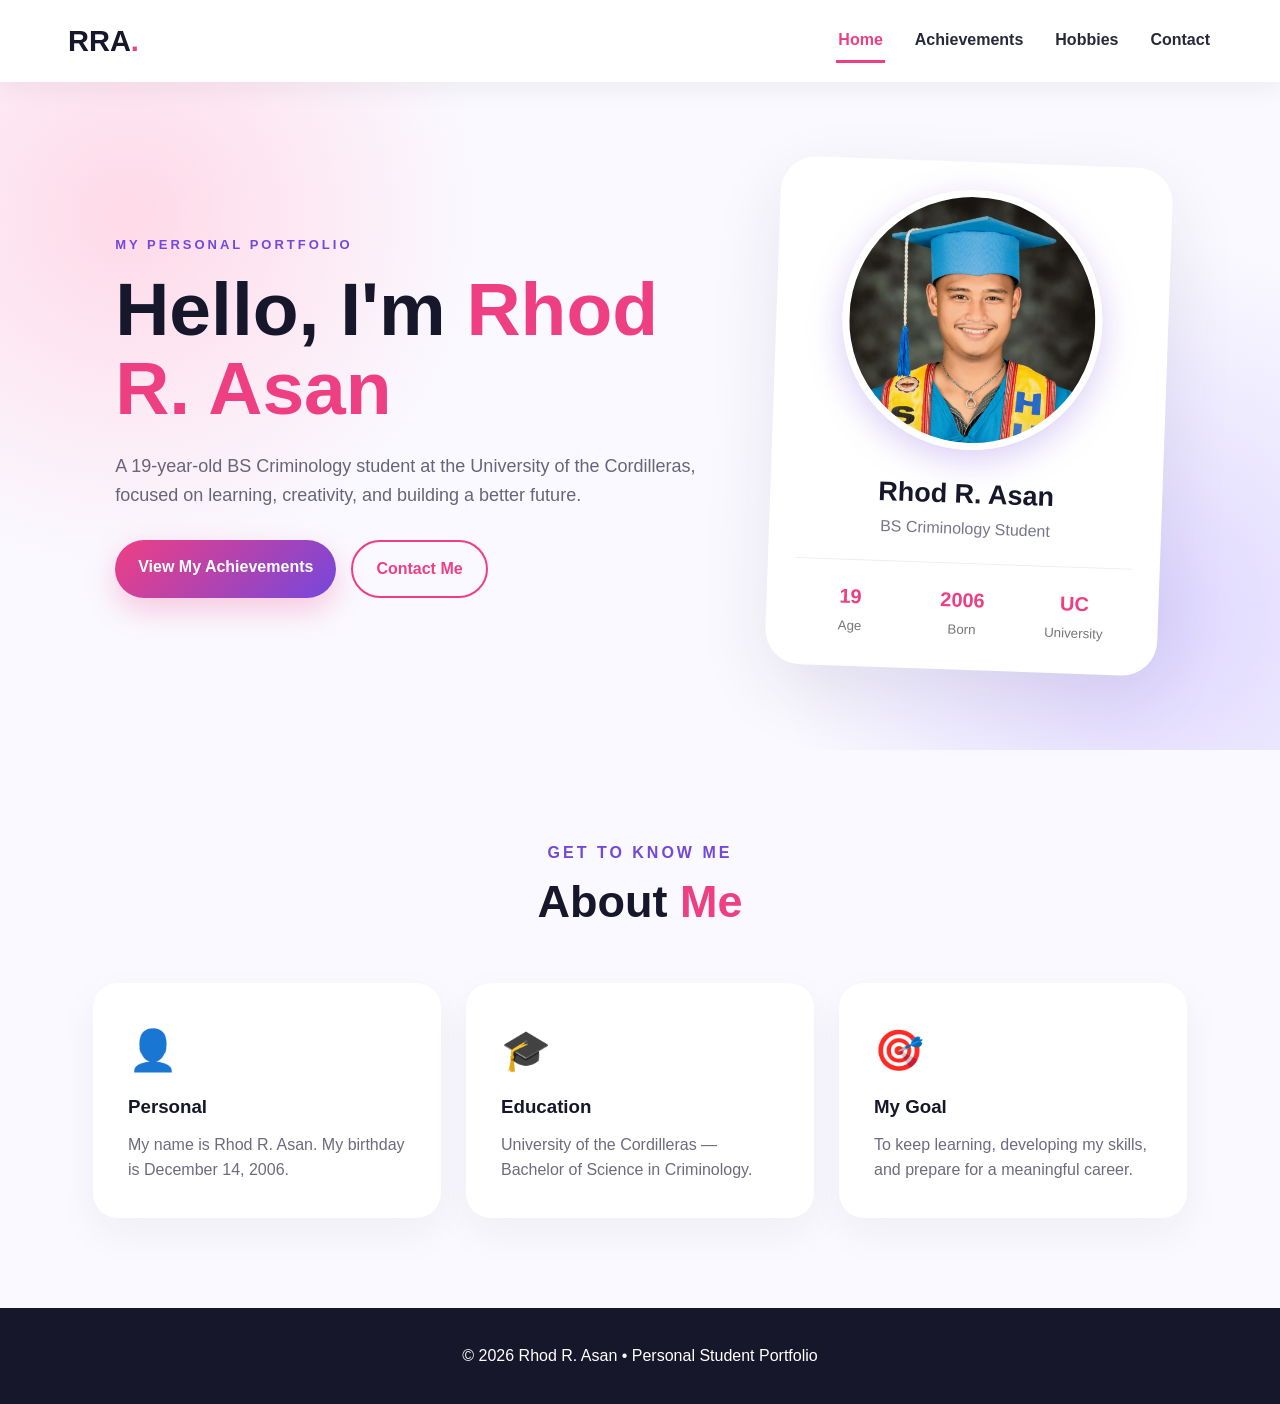
<file: index.html>
<!DOCTYPE html>
<html lang="en">
<head>
<meta charset="UTF-8">
<meta name="viewport" content="width=device-width, initial-scale=1.0">
<title>Rhod R. Asan | Portfolio</title>
<link rel="stylesheet" href="style.css">
</head>
<body>
<header>
<nav>
<a class="brand" href="index.html">RRA<span>.</span></a>
<div class="links">
<a class="active" href="index.html">Home</a>
<a href="achievements.html">Achievements</a>
<a href="hobbies.html">Hobbies</a>
<a href="contact.html">Contact</a>
</div>
</nav>
</header>

<section class="hero">
<div class="hero-text">
<p class="eyebrow">MY PERSONAL PORTFOLIO</p>
<h1>Hello, I'm <span>Rhod R. Asan</span></h1>
<p>A 19-year-old BS Criminology student at the University of the Cordilleras, focused on learning, creativity, and building a better future.</p>
<div class="buttons">
<a class="btn" href="achievements.html">View My Achievements</a>
<a class="outline" href="contact.html">Contact Me</a>
</div>
</div>
<div class="profile-card">
<img src="profile.jpg" alt="Rhod R. Asan graduation portrait">
<h2>Rhod R. Asan</h2>
<p>BS Criminology Student</p>
<div class="stats">
<div><b>19</b><small>Age</small></div>
<div><b>2006</b><small>Born</small></div>
<div><b>UC</b><small>University</small></div>
</div>
</div>
</section>

<section class="section">
<div class="title"><p>GET TO KNOW ME</p><h2>About <span>Me</span></h2></div>
<div class="cards">
<div><div class="icon">👤</div><h3>Personal</h3><p>My name is Rhod R. Asan. My birthday is December 14, 2006.</p></div>
<div><div class="icon">🎓</div><h3>Education</h3><p>University of the Cordilleras — Bachelor of Science in Criminology.</p></div>
<div><div class="icon">🎯</div><h3>My Goal</h3><p>To keep learning, developing my skills, and prepare for a meaningful career.</p></div>
</div>
</section>

<footer>© 2026 Rhod R. Asan • Personal Student Portfolio</footer>
</body>
</html>
</file>
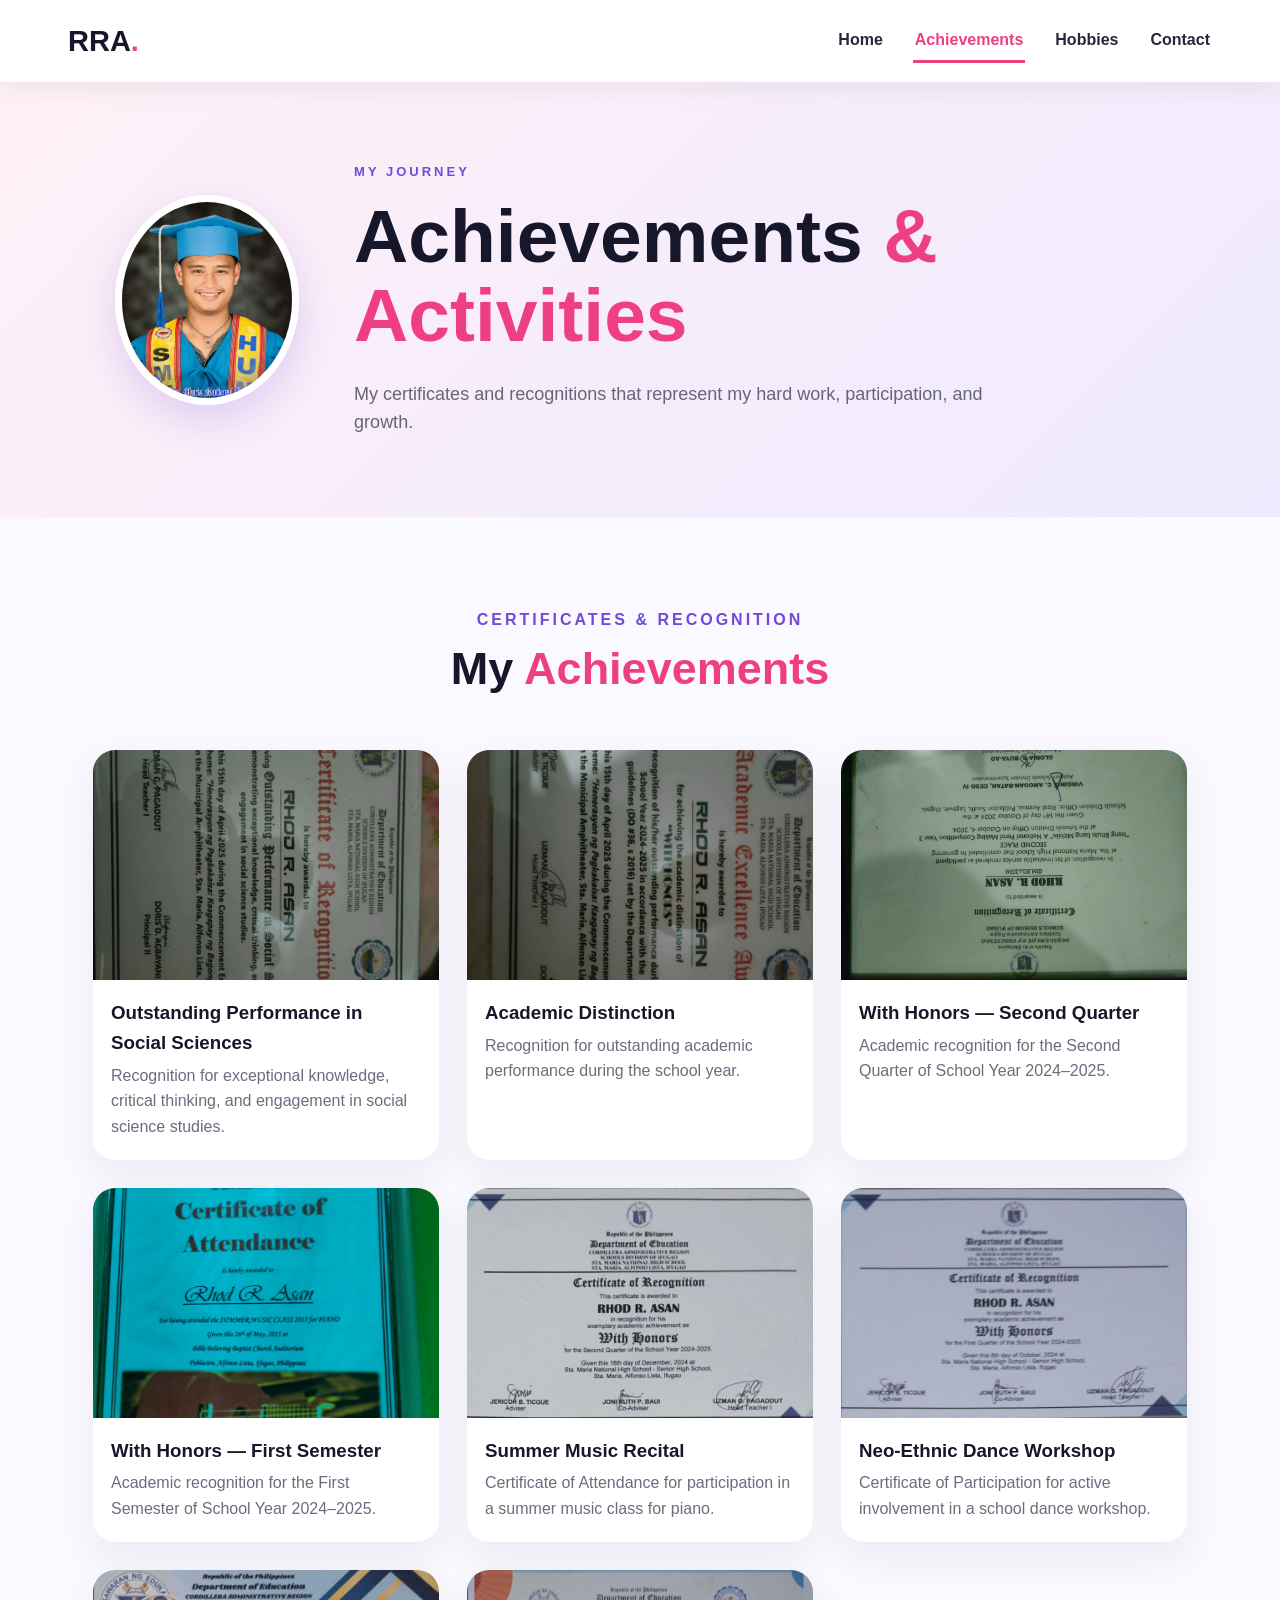
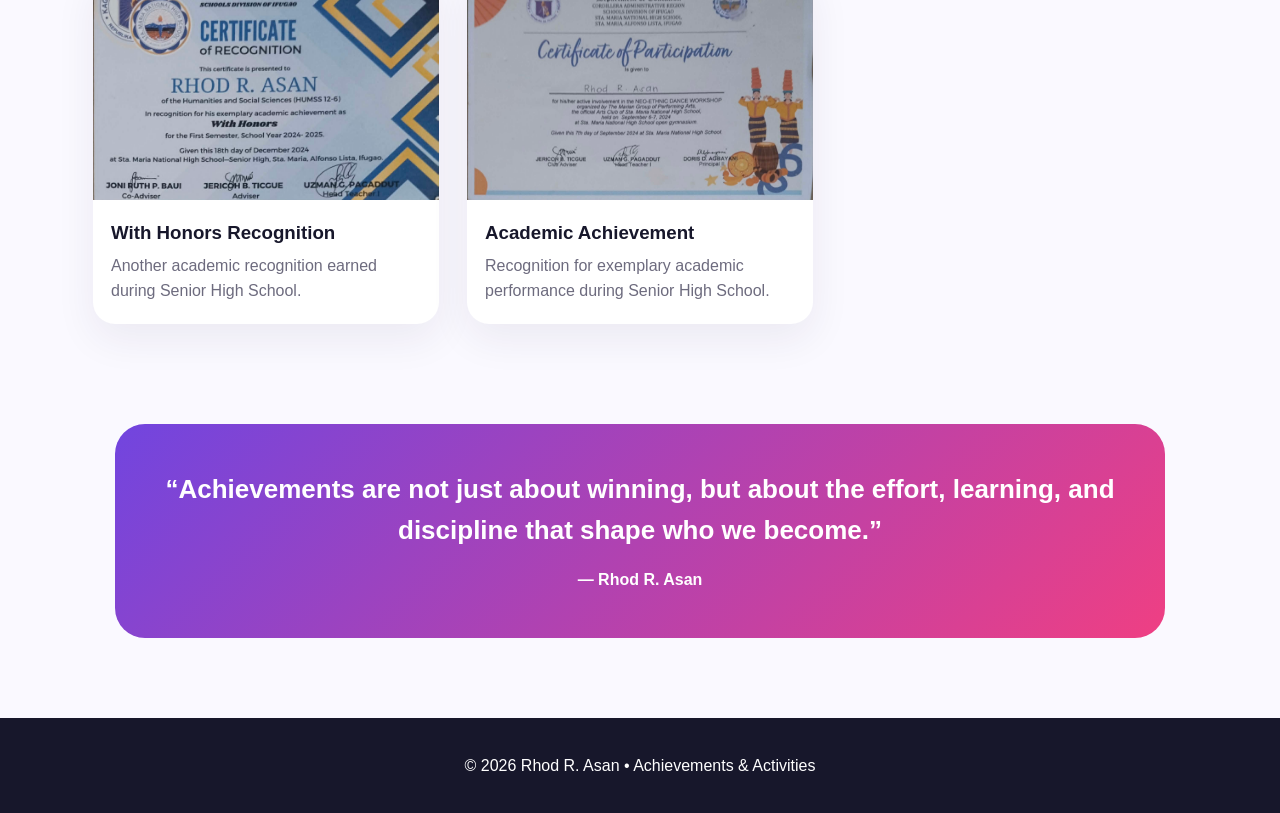
<file: achievements.html>
<!DOCTYPE html>
<html lang="en">
<head>
<meta charset="UTF-8">
<meta name="viewport" content="width=device-width, initial-scale=1.0">
<title>Achievements | Rhod R. Asan</title>
<link rel="stylesheet" href="style.css">
</head>
<body>
<header>
<nav>
<a class="brand" href="index.html">RRA<span>.</span></a>
<div class="links">
<a href="index.html">Home</a>
<a class="active" href="achievements.html">Achievements</a>
<a href="hobbies.html">Hobbies</a>
<a href="contact.html">Contact</a>
</div>
</nav>
</header>

<section class="page-head">
<img class="small-profile" src="profile.jpg" alt="Rhod R. Asan">
<div>
<p class="eyebrow">MY JOURNEY</p>
<h1>Achievements <span>& Activities</span></h1>
<p>My certificates and recognitions that represent my hard work, participation, and growth.</p>
</div>
</section>

<section class="section achievements">
<div class="title"><p>CERTIFICATES & RECOGNITION</p><h2>My <span>Achievements</span></h2></div>
<div class="gallery">

<article><img src="achievement-1.jpg" alt="Certificate of Outstanding Performance"><h3>Outstanding Performance in Social Sciences</h3><p>Recognition for exceptional knowledge, critical thinking, and engagement in social science studies.</p></article>

<article><img src="achievement-2.jpg" alt="Certificate of Academic Distinction"><h3>Academic Distinction</h3><p>Recognition for outstanding academic performance during the school year.</p></article>

<article><img src="achievement-3.jpg" alt="Certificate of Recognition"><h3>With Honors — Second Quarter</h3><p>Academic recognition for the Second Quarter of School Year 2024–2025.</p></article>

<article><img src="achievement-4.jpg" alt="Certificate of Recognition With Honors"><h3>With Honors — First Semester</h3><p>Academic recognition for the First Semester of School Year 2024–2025.</p></article>

<article><img src="achievement-5.jpg" alt="Summer Music Recital Certificate"><h3>Summer Music Recital</h3><p>Certificate of Attendance for participation in a summer music class for piano.</p></article>

<article><img src="achievement-6.jpg" alt="Neo-Ethnic Dance Workshop Certificate"><h3>Neo-Ethnic Dance Workshop</h3><p>Certificate of Participation for active involvement in a school dance workshop.</p></article>

<article><img src="achievement-7.jpg" alt="Certificate of Recognition With Honors"><h3>With Honors Recognition</h3><p>Another academic recognition earned during Senior High School.</p></article>

<article><img src="achievement-8.jpg" alt="Certificate of Recognition With Honors"><h3>Academic Achievement</h3><p>Recognition for exemplary academic performance during Senior High School.</p></article>

</div>
</section>

<section class="quote">“Achievements are not just about winning, but about the effort, learning, and discipline that shape who we become.”<small>— Rhod R. Asan</small></section>

<footer>© 2026 Rhod R. Asan • Achievements & Activities</footer>
</body>
</html>
</file>
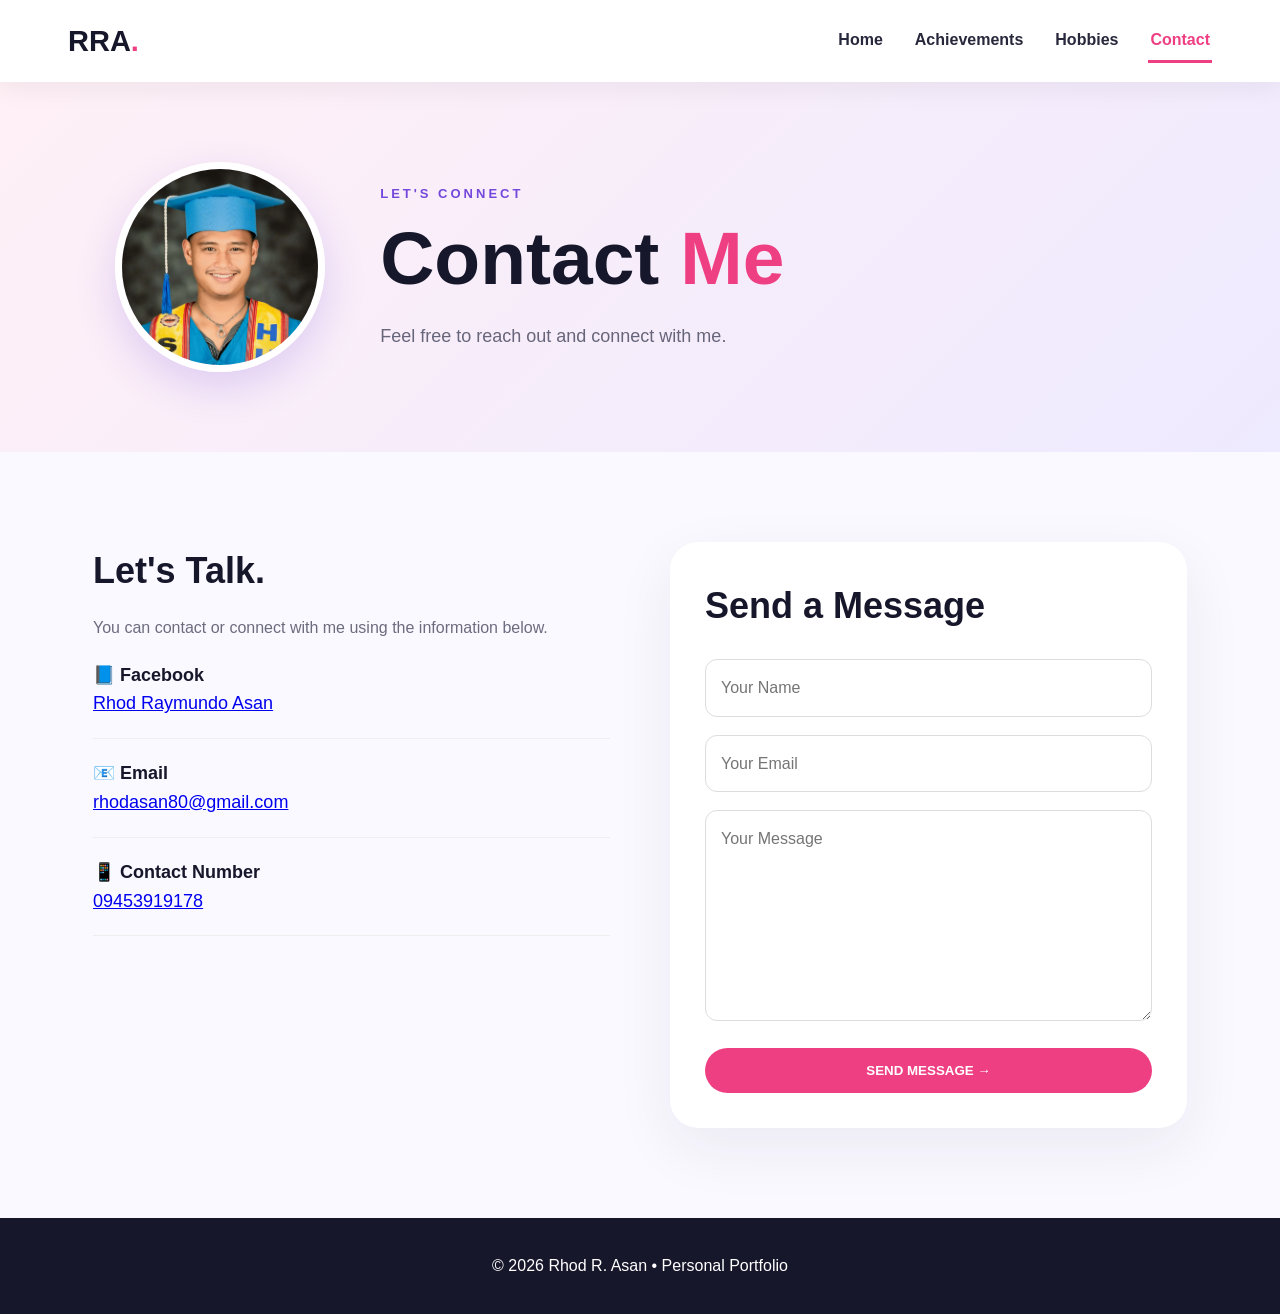
<file: contact.html>
<!DOCTYPE html>
<html lang="en">
<head>
<meta charset="UTF-8">
<meta name="viewport" content="width=device-width, initial-scale=1.0">
<title>Contact | Rhod R. Asan</title>
<link rel="stylesheet" href="style.css">
</head>
<body>

<header>
<nav>
<a class="brand" href="index.html">RRA<span>.</span></a>
<div class="links">
<a href="index.html">Home</a>
<a href="achievements.html">Achievements</a>
<a href="hobbies.html">Hobbies</a>
<a class="active" href="contact.html">Contact</a>
</div>
</nav>
</header>

<section class="page-head">
<img class="small-profile" src="profile.jpg" alt="Rhod R. Asan">
<div>
<p class="eyebrow">LET'S CONNECT</p>
<h1>Contact <span>Me</span></h1>
<p>Feel free to reach out and connect with me.</p>
</div>
</section>

<section class="contact section">

<div>
<h2>Let's Talk.</h2>
<p class="muted">You can contact or connect with me using the information below.</p>

<div class="contact-item">
📘 <span>
<strong>Facebook</strong><br>
<a href="https://www.facebook.com/" target="_blank">Rhod Raymundo Asan</a>
</span>
</div>

<div class="contact-item">
📧 <span>
<strong>Email</strong><br>
<a href="mailto:rhodasan80@gmail.com">rhodasan80@gmail.com</a>
</span>
</div>

<div class="contact-item">
📱 <span>
<strong>Contact Number</strong><br>
<a href="tel:09453919178">09453919178</a>
</span>
</div>

</div>

<form onsubmit="event.preventDefault(); alert('Thank you! Your message form is ready.');">
<h2>Send a Message</h2>
<input type="text" placeholder="Your Name" required>
<input type="email" placeholder="Your Email" required>
<textarea rows="7" placeholder="Your Message" required></textarea>
<button type="submit">SEND MESSAGE →</button>
</form>

</section>

<footer>
© 2026 Rhod R. Asan • Personal Portfolio
</footer>

</body>
</html>
</file>
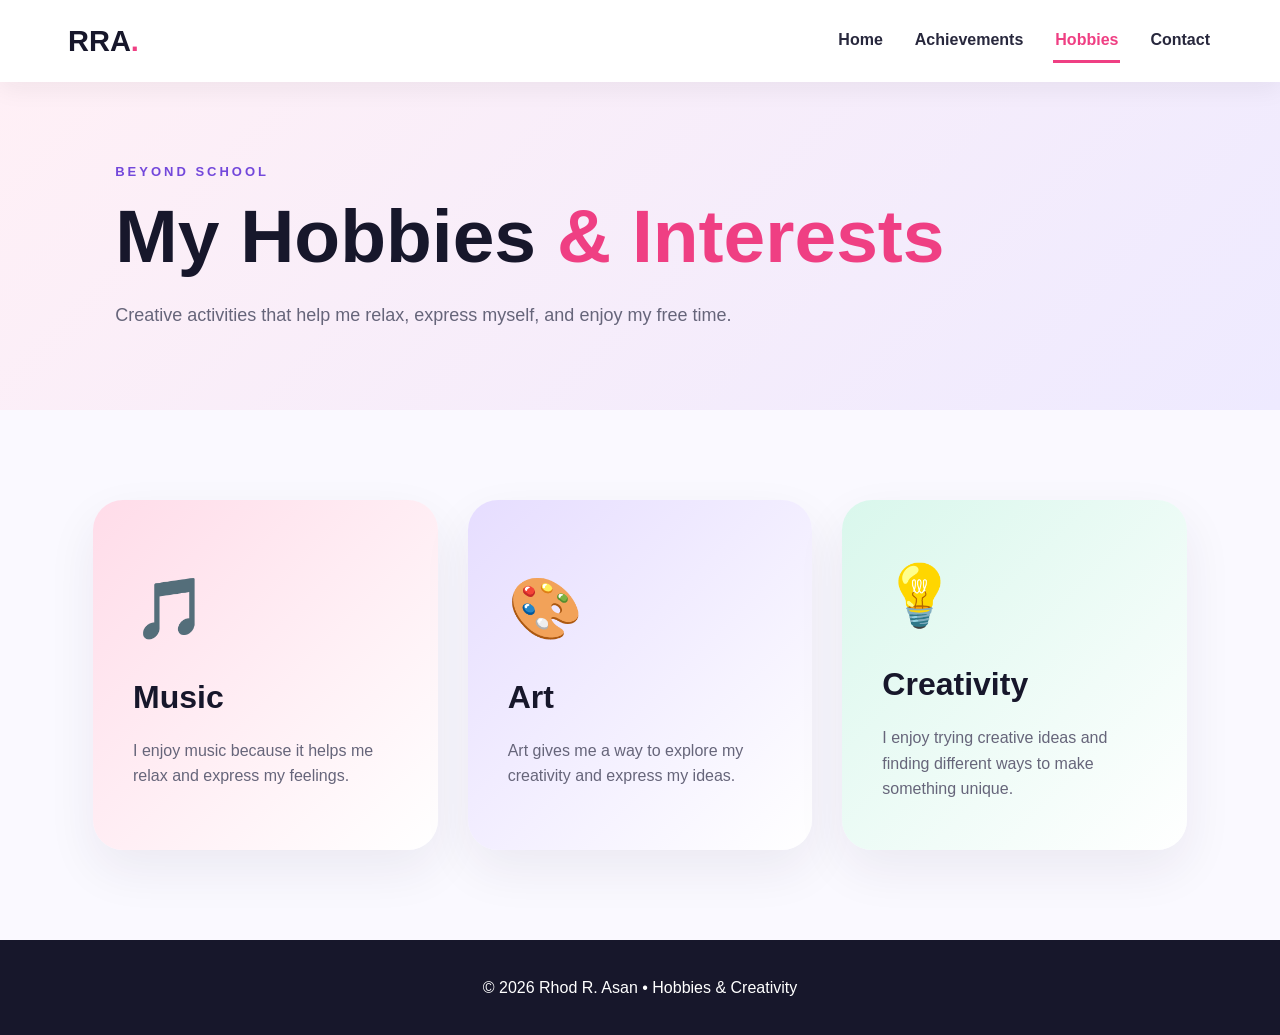
<file: hobbies.html>
<!DOCTYPE html>
<html lang="en">
<head><meta charset="UTF-8"><meta name="viewport" content="width=device-width, initial-scale=1.0">
<title>Hobbies | Rhod R. Asan</title><link rel="stylesheet" href="style.css"></head>
<body>
<header><nav><a class="brand" href="index.html">RRA<span>.</span></a><div class="links"><a href="index.html">Home</a><a href="achievements.html">Achievements</a><a class="active" href="hobbies.html">Hobbies</a><a href="contact.html">Contact</a></div></nav></header>
<section class="page-head"><div><p class="eyebrow">BEYOND SCHOOL</p><h1>My Hobbies <span>& Interests</span></h1><p>Creative activities that help me relax, express myself, and enjoy my free time.</p></div></section>
<section class="section"><div class="hobby-grid">
<div class="hobby music"><b>🎵</b><h2>Music</h2><p>I enjoy music because it helps me relax and express my feelings.</p></div>
<div class="hobby art"><b>🎨</b><h2>Art</h2><p>Art gives me a way to explore my creativity and express my ideas.</p></div>
<div class="hobby creative"><b>💡</b><h2>Creativity</h2><p>I enjoy trying creative ideas and finding different ways to make something unique.</p></div>
</div></section>
<footer>© 2026 Rhod R. Asan • Hobbies & Creativity</footer>
</body></html>
</file>
<file: style.css>
*{box-sizing:border-box;margin:0;padding:0}html{scroll-behavior:smooth}body{font-family:Arial,Helvetica,sans-serif;color:#17172b;background:#faf9ff;line-height:1.6}header{position:sticky;top:0;z-index:20;background:rgba(255,255,255,.94);backdrop-filter:blur(12px);box-shadow:0 5px 25px #2221}nav{max-width:1200px;margin:auto;padding:18px 28px;display:flex;justify-content:space-between;align-items:center}.brand{font-size:29px;font-weight:900;text-decoration:none;color:#17172b}.brand span,h1 span,.title h2 span{color:#ef3f83}.links{display:flex;gap:28px}.links a{color:#28283d;text-decoration:none;font-weight:700;padding:8px 2px}.links a:hover,.links .active{color:#ef3f83;border-bottom:3px solid #ef3f83}.hero{min-height:650px;padding:80px 9%;display:grid;grid-template-columns:1.2fr .8fr;gap:70px;align-items:center;background:radial-gradient(circle at 10% 20%,#ffd9e8,transparent 28%),radial-gradient(circle at 90% 80%,#ded6ff,transparent 30%),#faf9ff}.eyebrow{color:#7348db;font-weight:900;letter-spacing:3px;font-size:13px}.hero h1,.page-head h1{font-size:clamp(45px,6vw,75px);line-height:1.05;margin:14px 0 25px}.hero-text>p:not(.eyebrow),.page-head>div>p:last-child{font-size:18px;color:#66657a;max-width:680px}.buttons{display:flex;gap:15px;margin-top:30px;flex-wrap:wrap}.btn,.outline{padding:14px 23px;border-radius:50px;text-decoration:none;font-weight:800}.btn{background:linear-gradient(135deg,#ef3f83,#7547dc);color:white;box-shadow:0 12px 30px #ef3f8344}.outline{border:2px solid #ef3f83;color:#ef3f83}.profile-card{background:white;padding:28px;border-radius:35px;text-align:center;box-shadow:0 25px 70px #29204a18;transform:rotate(2deg)}.profile-card img{width:260px;height:260px;object-fit:cover;object-position:center top;border-radius:50%;border:7px solid white;box-shadow:0 10px 35px #7547dc44}.profile-card h2{font-size:27px;margin-top:15px}.profile-card>p{color:#77768b}.stats{display:grid;grid-template-columns:repeat(3,1fr);margin-top:22px;padding-top:20px;border-top:1px solid #eee}.stats b{display:block;color:#ef3f83;font-size:20px}.stats small{color:#777}.section{max-width:1150px;margin:auto;padding:90px 28px}.title{text-align:center;margin-bottom:45px}.title p{color:#7348db;font-weight:900;letter-spacing:3px}.title h2{font-size:45px}.cards{display:grid;grid-template-columns:repeat(3,1fr);gap:25px}.cards>div{background:white;padding:35px;border-radius:25px;box-shadow:0 15px 40px #27204a0d;transition:.3s}.cards>div:hover{transform:translateY(-8px)}.icon{font-size:40px}.cards h3{margin:10px 0}.cards p,.muted{color:#6d6b7e}footer{padding:35px;text-align:center;background:#17172b;color:white}.page-head{padding:80px 9%;display:flex;align-items:center;gap:55px;background:linear-gradient(135deg,#fff0f6,#eeeaff)}.small-profile{width:210px;height:210px;border-radius:50%;object-fit:cover;object-position:center top;border:7px solid white;box-shadow:0 15px 40px #7547dc33}.gallery{display:grid;grid-template-columns:repeat(3,1fr);gap:28px}.gallery article{background:white;border-radius:22px;overflow:hidden;box-shadow:0 15px 40px #27204a12;transition:.3s}.gallery article:hover{transform:translateY(-7px)}.gallery img{width:100%;height:230px;object-fit:cover;display:block}.gallery h3{padding:18px 18px 5px}.gallery p{padding:0 18px 20px;color:#6d6b7e}.quote{max-width:1050px;margin:10px auto 80px;padding:45px;border-radius:30px;background:linear-gradient(135deg,#7145df,#ef3f83);color:white;font-size:26px;text-align:center;font-weight:700}.quote small{display:block;margin-top:15px;font-size:16px}.hobby-grid{display:grid;grid-template-columns:repeat(3,1fr);gap:30px}.hobby{min-height:350px;padding:40px;border-radius:30px;display:flex;flex-direction:column;justify-content:center;box-shadow:0 20px 50px #27204a12;transition:.3s}.hobby:hover{transform:translateY(-10px)}.hobby b{font-size:60px}.hobby h2{font-size:32px;margin:15px 0}.hobby p{color:#66657a}.music{background:linear-gradient(135deg,#ffdce9,#fff)}.art{background:linear-gradient(135deg,#e6ddff,#fff)}.creative{background:linear-gradient(135deg,#d9f7ec,#fff)}.contact{display:grid;grid-template-columns:1fr 1fr;gap:60px}.contact h2{font-size:36px;margin-bottom:15px}.contact-item{padding:20px 0;border-bottom:1px solid #eee;font-size:18px}.contact form{background:white;padding:35px;border-radius:28px;box-shadow:0 20px 60px #27204a12}.contact input,.contact textarea{width:100%;padding:15px;margin:9px 0;border:1px solid #ddd;border-radius:12px;font:inherit}.contact button{border:0;border-radius:50px;padding:15px;background:#ef3f83;color:white;font-weight:900;width:100%;margin-top:10px}@media(max-width:850px){.hero,.contact{grid-template-columns:1fr}.cards,.gallery,.hobby-grid{grid-template-columns:1fr 1fr}.page-head{flex-direction:column;text-align:center}.links{gap:12px}.profile-card{transform:none}}@media(max-width:600px){nav{flex-direction:column;gap:10px}.links{flex-wrap:wrap;justify-content:center}.hero{padding:55px 25px}.hero h1,.page-head h1{font-size:45px}.cards,.gallery,.hobby-grid{grid-template-columns:1fr}.section{padding:60px 20px}.page-head{padding:60px 25px}.small-profile{width:170px;height:170px}.quote{margin:20px;padding:35px 22px;font-size:20px}}
</file>
